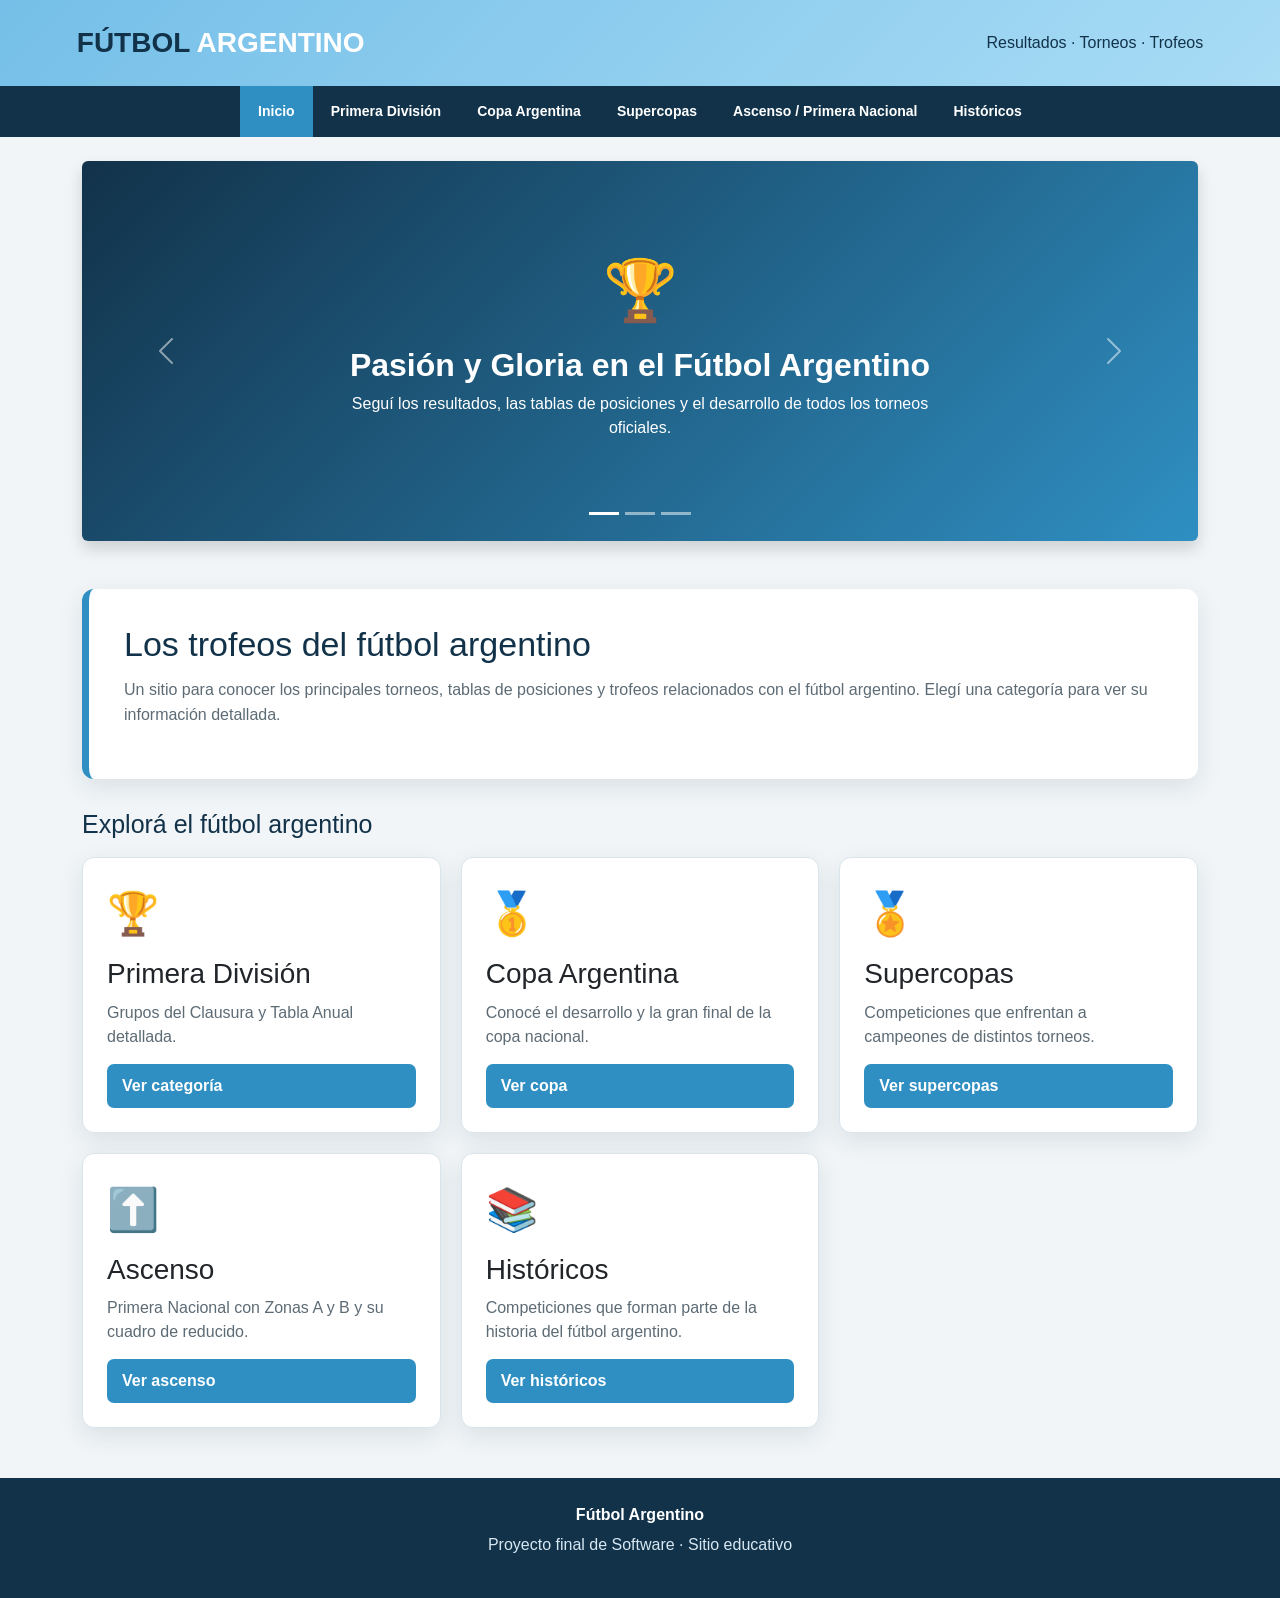
<file: index.html>
<!DOCTYPE html>
<html lang="es">
<head>
    <meta charset="UTF-8">
    <meta name="viewport" content="width=device-width, initial-scale=1.0">
    <title>Fútbol Argentino | Inicio</title>
    <!-- Bootstrap CSS (Solo en el index) -->
    <link href="https://cdn.jsdelivr.net/npm/bootstrap@5.3.3/dist/css/bootstrap.min.css" rel="stylesheet">
    <link rel="stylesheet" href="estilos.css">
    <style>
        /* Estilos propios para asegurar que el carrusel luzca genial sin depender de fotos externas */
        .slide-bg-1 { background: linear-gradient(135deg, #12324a, #2f8fc2); color: white; height: 380px; display: flex; align-items: center; justify-content: center; flex-direction: column; text-align: center; padding: 20px; }
        .slide-bg-2 { background: linear-gradient(135deg, #2f8fc2, #75bfe8); color: #12324a; height: 380px; display: flex; align-items: center; justify-content: center; flex-direction: column; text-align: center; padding: 20px; }
        .slide-bg-3 { background: linear-gradient(135deg, #12324a, #0b1f2d); color: white; height: 380px; display: flex; align-items: center; justify-content: center; flex-direction: column; text-align: center; padding: 20px; }
    </style>
</head>
<body>
<header>
    <div class="header-contenido">
        <div class="logo">FÚTBOL <span>ARGENTINO</span></div>
        <div>Resultados · Torneos · Trofeos</div>
    </div>
</header>

<!-- MENÚ DE NAVEGACIÓN -->
<nav>
    <div class="nav-contenido">
        <a class="activo" href="index.html">Inicio</a>
        <a href="primera.html">Primera División</a>
        <a href="copas.html">Copa Argentina</a>
        <a href="supercopas.html">Supercopas</a>
        <a href="ascenso.html">Ascenso / Primera Nacional</a>
        <a href="historicos.html">Históricos</a>
    </div>
</nav>

<main class="container my-4">
    <!-- CARRUSEL DE BOOTSTRAP -->
    <div id="carruselCampeones" class="carousel slide mb-5 shadow rounded overflow-hidden" data-bs-ride="carousel">
        <div class="carousel-indicators">
            <button type="button" data-bs-target="#carruselCampeones" data-bs-slide-to="0" class="active" aria-current="true" aria-label="Slide 1"></button>
            <button type="button" data-bs-target="#carruselCampeones" data-bs-slide-to="1" aria-label="Slide 2"></button>
            <button type="button" data-bs-target="#carruselCampeones" data-bs-slide-to="2" aria-label="Slide 3"></button>
        </div>
        <div class="carousel-inner">
            <!-- Slide 1 -->
            <div class="carousel-item active">
                <div class="slide-bg-1">
                    <div style="font-size: 60px; margin-bottom: 10px;">🏆</div>
                    <h2 style="font-weight: 800; font-size: 32px;">Pasión y Gloria en el Fútbol Argentino</h2>
                    <p style="font-size: 16px; max-width: 600px;">Seguí los resultados, las tablas de posiciones y el desarrollo de todos los torneos oficiales.</p>
                </div>
            </div>
            <!-- Slide 2 -->
            <div class="carousel-item">
                <div class="slide-bg-2">
                    <div style="font-size: 60px; margin-bottom: 10px;">⚽</div>
                    <h2 style="font-weight: 800; font-size: 32px; color: #12324a;">Torneo Clausura y Tabla Anual</h2>
                    <p style="font-size: 16px; max-width: 600px; color: #12324a;">Toda la emoción de la Primera División con formato actualizado estilo Promiedos.</p>
                </div>
            </div>
            <!-- Slide 3 -->
            <div class="carousel-item">
                <div class="slide-bg-3">
                    <div style="font-size: 60px; margin-bottom: 10px;">📈</div>
                    <h2 style="font-weight: 800; font-size: 32px;">Ascenso y Categorías Oficiales</h2>
                    <p style="font-size: 16px; max-width: 600px;">Conocé los detalles de la Primera Nacional con sus zonas A y B y los playoffs.</p>
                </div>
            </div>
        </div>
        <button class="carousel-control-prev" type="button" data-bs-target="#carruselCampeones" data-bs-slide="prev">
            <span class="carousel-control-prev-icon" aria-hidden="true"></span>
            <span class="visually-hidden">Anterior</span>
        </button>
        <button class="carousel-control-next" type="button" data-bs-target="#carruselCampeones" data-bs-slide="next">
            <span class="carousel-control-next-icon" aria-hidden="true"></span>
            <span class="visually-hidden">Siguiente</span>
        </button>
    </div>

    <section class="hero">
        <h1>Los trofeos del fútbol argentino</h1>
        <p>
            Un sitio para conocer los principales torneos, tablas de posiciones y trofeos relacionados
            con el fútbol argentino. Elegí una categoría para ver su información detallada.
        </p>
    </section>

    <div class="titulo-seccion">
        <h2>Explorá el fútbol argentino</h2>
    </div>

    <section class="grid">
        <article class="card">
            <div class="icono">🏆</div>
            <h3>Primera División</h3>
            <p>Grupos del Clausura y Tabla Anual detallada.</p>
            <a class="boton" href="primera.html">Ver categoría</a>
        </article>

        <article class="card">
            <div class="icono">🥇</div>
            <h3>Copa Argentina</h3>
            <p>Conocé el desarrollo y la gran final de la copa nacional.</p>
            <a class="boton" href="copas.html">Ver copa</a>
        </article>

        <article class="card">
            <div class="icono">🏅</div>
            <h3>Supercopas</h3>
            <p>Competiciones que enfrentan a campeones de distintos torneos.</p>
            <a class="boton" href="supercopas.html">Ver supercopas</a>
        </article>

        <article class="card">
            <div class="icono">⬆️</div>
            <h3>Ascenso</h3>
            <p>Primera Nacional con Zonas A y B y su cuadro de reducido.</p>
            <a class="boton" href="ascenso.html">Ver ascenso</a>
        </article>

        <article class="card">
            <div class="icono">📚</div>
            <h3>Históricos</h3>
            <p>Competiciones que forman parte de la historia del fútbol argentino.</p>
            <a class="boton" href="historicos.html">Ver históricos</a>
        </article>
    </section>
</main>

<footer>
    <strong>Fútbol Argentino</strong>
    <p>Proyecto final de Software · Sitio educativo</p>
</footer>

<!-- Bootstrap JS Bundle (Solo en el index) -->
<script src="https://cdn.jsdelivr.net/npm/bootstrap@5.3.3/dist/js/bootstrap.bundle.min.js"></script>
</body>
</html>
</file>
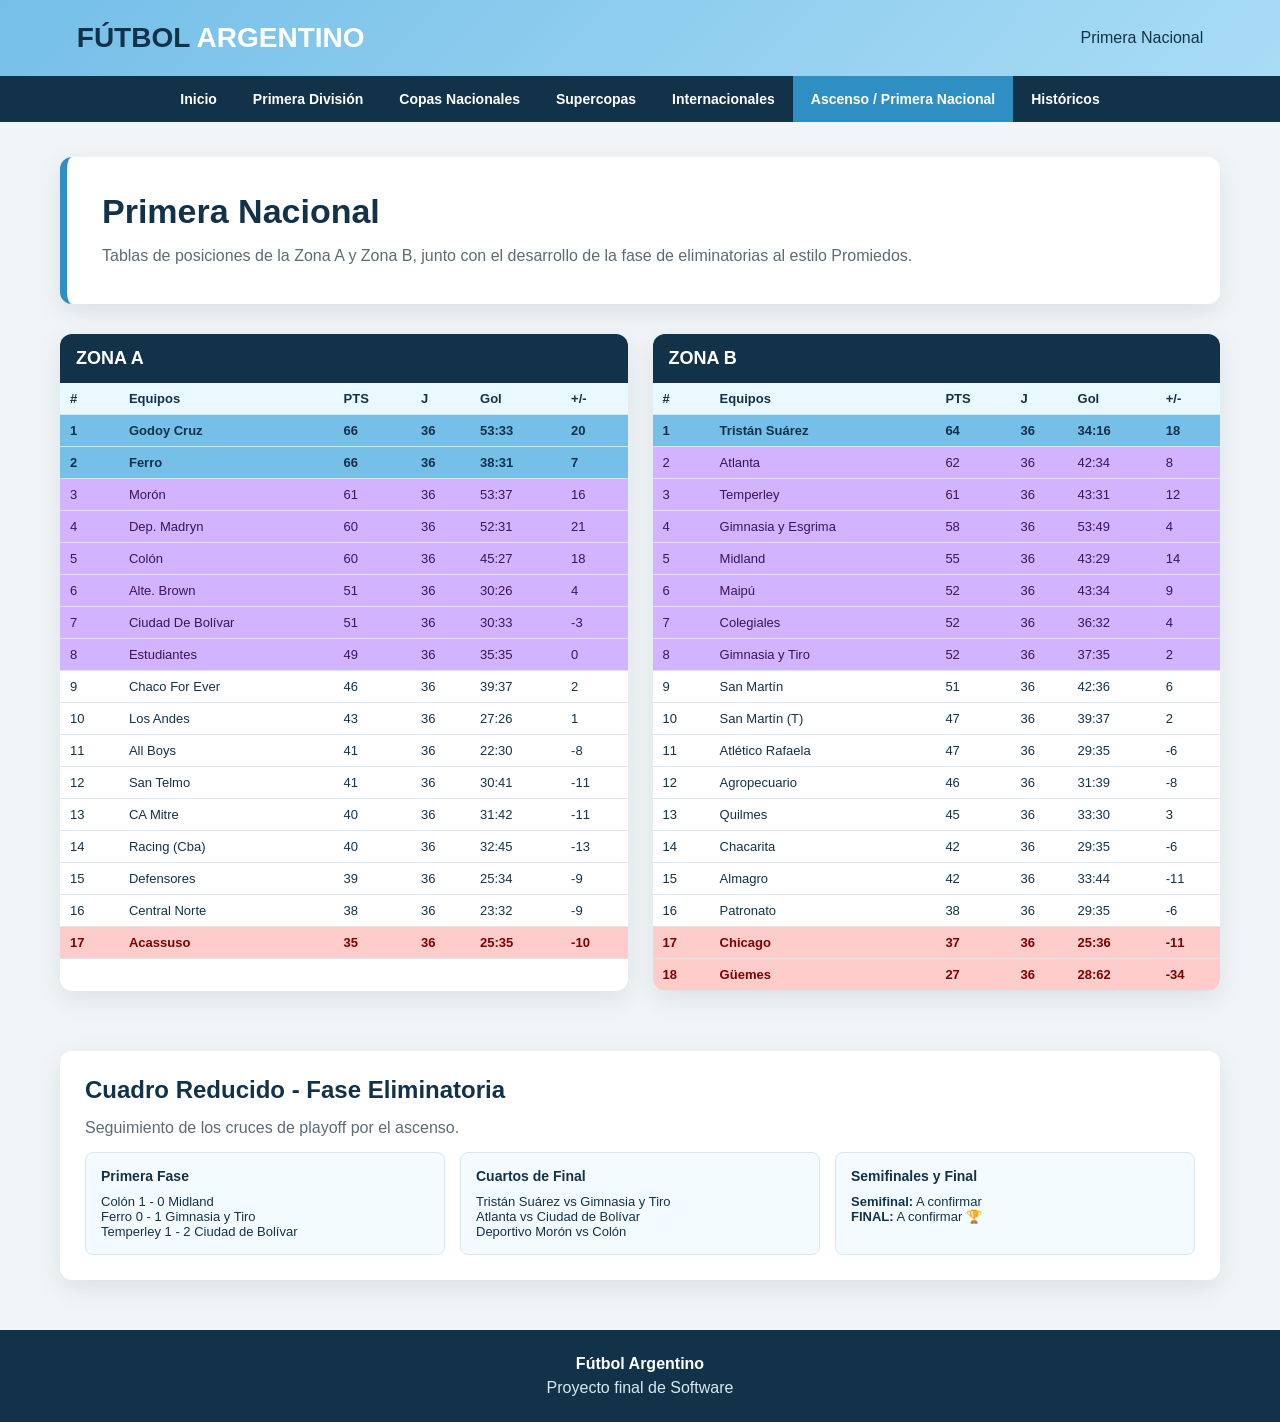
<file: ascenso.html>
<!DOCTYPE html>
<html lang="es">
<head>
    <meta charset="UTF-8">
    <meta name="viewport" content="width=device-width, initial-scale=1.0">
    <title>Fútbol Argentino | Primera Nacional</title>
    <link rel="stylesheet" href="estilos.css">
    <style>
        /* Estilos específicos para las tablas de posiciones y cuadros tipo Promiedos */
        .tablas-container {
            display: grid;
            grid-template-columns: 1fr 1fr;
            gap: 25px;
            margin-bottom: 40px;
        }
        @media (max-width: 1000px) {
            .tablas-container {
                grid-template-columns: 1fr;
            }
        }
        .tabla-promiedos {
            background: white;
            border-radius: 12px;
            box-shadow: var(--sombra);
            overflow: hidden;
            margin-bottom: 20px;
        }
        .tabla-promiedos h3 {
            background: var(--azul);
            color: white;
            padding: 14px 16px;
            font-size: 18px;
            margin: 0;
        }
        .tabla-promiedos table {
            width: 100%;
            border-collapse: collapse;
            font-size: 13px;
        }
        .tabla-promiedos th, .tabla-promiedos td {
            padding: 8px 10px;
            text-align: left;
            border-bottom: 1px solid var(--borde);
        }
        .tabla-promiedos th {
            background: #eaf8ff;
            color: var(--azul);
            font-weight: bold;
        }
        /* Referencias de colores de posiciones */
        .pos-final { background-color: #75bfe8 !important; color: var(--azul); font-weight: bold; }
        .pos-playoff { background-color: #d1b3ff !important; color: #3b145a; }
        .pos-descenso { background-color: #ffcccc !important; color: #800000; font-weight: bold; }
        
        .seccion-cuadro {
            background: white;
            padding: 25px;
            border-radius: 12px;
            box-shadow: var(--sombra);
            margin-bottom: 30px;
        }
        .seccion-cuadro h2 {
            margin-bottom: 15px;
            color: var(--azul);
        }
    </style>
</head>
<body>
<header>
    <div class="header-contenido">
        <div class="logo">FÚTBOL <span>ARGENTINO</span></div>
        <div>Primera Nacional</div>
    </div>
</header>
<nav><div class="nav-contenido">
<a href="index.html">Inicio</a>
<a href="primera.html">Primera División</a>
<a href="copas.html">Copas Nacionales</a>
<a href="supercopas.html">Supercopas</a>
<a href="internacionales.html">Internacionales</a>
<a class="activo" href="ascenso.html">Ascenso / Primera Nacional</a>
<a href="historicos.html">Históricos</a>
</div></nav>
<main>
<section class="hero">
    <h1>Primera Nacional</h1>
    <p>Tablas de posiciones de la Zona A y Zona B, junto con el desarrollo de la fase de eliminatorias al estilo Promiedos.</p>
</section>

<!-- ZONA A Y ZONA B -->
<div class="tablas-container">
    <!-- ZONA A -->
    <div class="tabla-promiedos">
        <h3>ZONA A</h3>
        <table>
            <thead>
                <tr>
                    <th>#</th>
                    <th>Equipos</th>
                    <th>PTS</th>
                    <th>J</th>
                    <th>Gol</th>
                    <th>+/-</th>
                </tr>
            </thead>
            <tbody>
                <tr class="pos-final"><td>1</td><td>Godoy Cruz</td><td>66</td><td>36</td><td>53:33</td><td>20</td></tr>
                <tr class="pos-final"><td>2</td><td>Ferro</td><td>66</td><td>36</td><td>38:31</td><td>7</td></tr>
                <tr class="pos-playoff"><td>3</td><td>Morón</td><td>61</td><td>36</td><td>53:37</td><td>16</td></tr>
                <tr class="pos-playoff"><td>4</td><td>Dep. Madryn</td><td>60</td><td>36</td><td>52:31</td><td>21</td></tr>
                <tr class="pos-playoff"><td>5</td><td>Colón</td><td>60</td><td>36</td><td>45:27</td><td>18</td></tr>
                <tr class="pos-playoff"><td>6</td><td>Alte. Brown</td><td>51</td><td>36</td><td>30:26</td><td>4</td></tr>
                <tr class="pos-playoff"><td>7</td><td>Ciudad De Bolívar</td><td>51</td><td>36</td><td>30:33</td><td>-3</td></tr>
                <tr class="pos-playoff"><td>8</td><td>Estudiantes</td><td>49</td><td>36</td><td>35:35</td><td>0</td></tr>
                <tr><td>9</td><td>Chaco For Ever</td><td>46</td><td>36</td><td>39:37</td><td>2</td></tr>
                <tr><td>10</td><td>Los Andes</td><td>43</td><td>36</td><td>27:26</td><td>1</td></tr>
                <tr><td>11</td><td>All Boys</td><td>41</td><td>36</td><td>22:30</td><td>-8</td></tr>
                <tr><td>12</td><td>San Telmo</td><td>41</td><td>36</td><td>30:41</td><td>-11</td></tr>
                <tr><td>13</td><td>CA Mitre</td><td>40</td><td>36</td><td>31:42</td><td>-11</td></tr>
                <tr><td>14</td><td>Racing (Cba)</td><td>40</td><td>36</td><td>32:45</td><td>-13</td></tr>
                <tr><td>15</td><td>Defensores</td><td>39</td><td>36</td><td>25:34</td><td>-9</td></tr>
                <tr><td>16</td><td>Central Norte</td><td>38</td><td>36</td><td>23:32</td><td>-9</td></tr>
                <tr class="pos-descenso"><td>17</td><td>Acassuso</td><td>35</td><td>36</td><td>25:35</td><td>-10</td></tr>
            </tbody>
        </table>
    </div>

    <!-- ZONA B -->
    <div class="tabla-promiedos">
        <h3>ZONA B</h3>
        <table>
            <thead>
                <tr>
                    <th>#</th>
                    <th>Equipos</th>
                    <th>PTS</th>
                    <th>J</th>
                    <th>Gol</th>
                    <th>+/-</th>
                </tr>
            </thead>
            <tbody>
                <tr class="pos-final"><td>1</td><td>Tristán Suárez</td><td>64</td><td>36</td><td>34:16</td><td>18</td></tr>
                <tr class="pos-playoff"><td>2</td><td>Atlanta</td><td>62</td><td>36</td><td>42:34</td><td>8</td></tr>
                <tr class="pos-playoff"><td>3</td><td>Temperley</td><td>61</td><td>36</td><td>43:31</td><td>12</td></tr>
                <tr class="pos-playoff"><td>4</td><td>Gimnasia y Esgrima</td><td>58</td><td>36</td><td>53:49</td><td>4</td></tr>
                <tr class="pos-playoff"><td>5</td><td>Midland</td><td>55</td><td>36</td><td>43:29</td><td>14</td></tr>
                <tr class="pos-playoff"><td>6</td><td>Maipú</td><td>52</td><td>36</td><td>43:34</td><td>9</td></tr>
                <tr class="pos-playoff"><td>7</td><td>Colegiales</td><td>52</td><td>36</td><td>36:32</td><td>4</td></tr>
                <tr class="pos-playoff"><td>8</td><td>Gimnasia y Tiro</td><td>52</td><td>36</td><td>37:35</td><td>2</td></tr>
                <tr><td>9</td><td>San Martín</td><td>51</td><td>36</td><td>42:36</td><td>6</td></tr>
                <tr><td>10</td><td>San Martín (T)</td><td>47</td><td>36</td><td>39:37</td><td>2</td></tr>
                <tr><td>11</td><td>Atlético Rafaela</td><td>47</td><td>36</td><td>29:35</td><td>-6</td></tr>
                <tr><td>12</td><td>Agropecuario</td><td>46</td><td>36</td><td>31:39</td><td>-8</td></tr>
                <tr><td>13</td><td>Quilmes</td><td>45</td><td>36</td><td>33:30</td><td>3</td></tr>
                <tr><td>14</td><td>Chacarita</td><td>42</td><td>36</td><td>29:35</td><td>-6</td></tr>
                <tr><td>15</td><td>Almagro</td><td>42</td><td>36</td><td>33:44</td><td>-11</td></tr>
                <tr><td>16</td><td>Patronato</td><td>38</td><td>36</td><td>29:35</td><td>-6</td></tr>
                <tr class="pos-descenso"><td>17</td><td>Chicago</td><td>37</td><td>36</td><td>25:36</td><td>-11</td></tr>
                <tr class="pos-descenso"><td>18</td><td>Güemes</td><td>27</td><td>36</td><td>28:62</td><td>-34</td></tr>
            </tbody>
        </table>
    </div>
</div>

<!-- CUADRO REDUCIDO / FASE ELIMINATORIA -->
<section class="seccion-cuadro">
    <h2>Cuadro Reducido - Fase Eliminatoria</h2>
    <p style="color: var(--gris-texto); margin-bottom: 15px;">Seguimiento de los cruces de playoff por el ascenso.</p>
    <div style="display: grid; grid-template-columns: repeat(auto-fit, minmax(220px, 1fr)); gap: 15px;">
        <div style="background: #f4fbff; padding: 15px; border-radius: 8px; border: 1px solid var(--borde);">
            <h4 style="font-size: 14px; color: var(--azul); margin-bottom: 10px;">Primera Fase</h4>
            <p style="font-size: 13px;">Colón 1 - 0 Midland</p>
            <p style="font-size: 13px;">Ferro 0 - 1 Gimnasia y Tiro</p>
            <p style="font-size: 13px;">Temperley 1 - 2 Ciudad de Bolívar</p>
        </div>
        <div style="background: #f4fbff; padding: 15px; border-radius: 8px; border: 1px solid var(--borde);">
            <h4 style="font-size: 14px; color: var(--azul); margin-bottom: 10px;">Cuartos de Final</h4>
            <p style="font-size: 13px;">Tristán Suárez vs Gimnasia y Tiro</p>
            <p style="font-size: 13px;">Atlanta vs Ciudad de Bolívar</p>
            <p style="font-size: 13px;">Deportivo Morón vs Colón</p>
        </div>
        <div style="background: #f4fbff; padding: 15px; border-radius: 8px; border: 1px solid var(--borde);">
            <h4 style="font-size: 14px; color: var(--azul); margin-bottom: 10px;">Semifinales y Final</h4>
            <p style="font-size: 13px;"><strong>Semifinal:</strong> A confirmar</p>
            <p style="font-size: 13px;"><strong>FINAL:</strong> A confirmar 🏆</p>
        </div>
    </div>
</section>

</main>
<footer><strong>Fútbol Argentino</strong><p>Proyecto final de Software</p></footer>
</body>
</html>
</file>
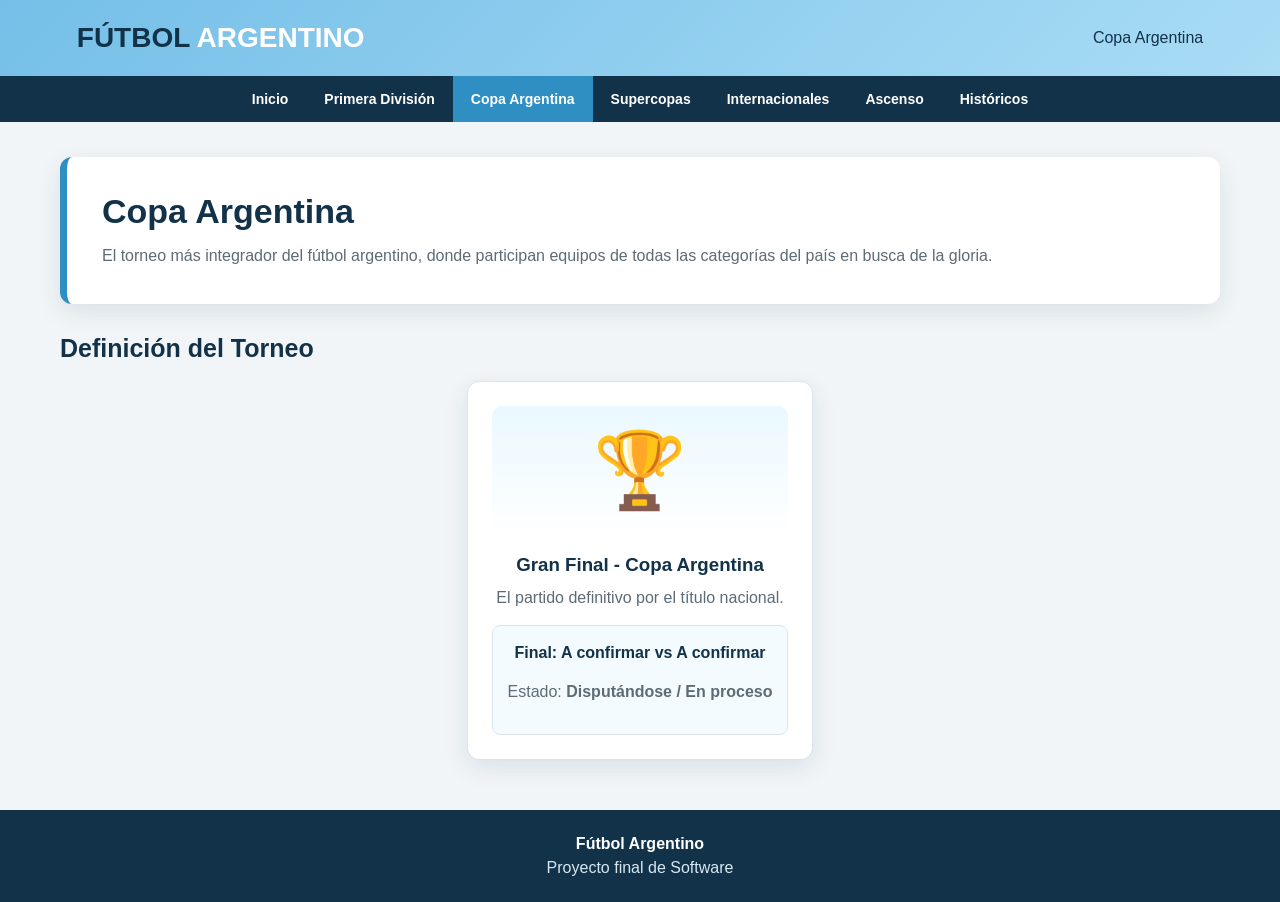
<file: copas.html>
<!DOCTYPE html>
<html lang="es">
<head>
    <meta charset="UTF-8">
    <meta name="viewport" content="width=device-width, initial-scale=1.0">
    <title>Fútbol Argentino | Copa Argentina</title>
    <link rel="stylesheet" href="estilos.css">
</head>
<body>
<header><div class="header-contenido"><div class="logo">FÚTBOL <span>ARGENTINO</span></div><div>Copa Argentina</div></div></header>
<nav><div class="nav-contenido">
<a href="index.html">Inicio</a>
<a href="primera.html">Primera División</a>
<a class="activo" href="copas.html">Copa Argentina</a>
<a href="supercopas.html">Supercopas</a>
<a href="internacionales.html">Internacionales</a>
<a href="ascenso.html">Ascenso</a>
<a href="historicos.html">Históricos</a>
</div></nav>
<main>
<section class="hero">
    <h1>Copa Argentina</h1>
    <p>El torneo más integrador del fútbol argentino, donde participan equipos de todas las categorías del país en busca de la gloria.</p>
</section>

<div class="titulo-seccion">
    <h2>Definición del Torneo</h2>
</div>

<section class="grid" style="grid-template-columns: 1fr;">
    <article class="card trofeo" style="max-width: 600px; margin: 0 auto;">
        <div class="copa">🏆</div>
        <h3>Gran Final - Copa Argentina</h3>
        <p>El partido definitivo por el título nacional.</p>
        <div style="background: #f4fbff; padding: 15px; border-radius: 8px; margin-top: 15px; border: 1px solid var(--borde);">
            <p style="font-size: 16px; font-weight: bold; color: var(--azul);">Final: A confirmar vs A confirmar</p>
            <p style="color: var(--gris-texto); margin-top: 5px;">Estado: <strong>Disputándose / En proceso</strong></p>
        </div>
    </article>
</section>
</main>
<footer><strong>Fútbol Argentino</strong><p>Proyecto final de Software</p></footer>
</body>
</html>
</file>
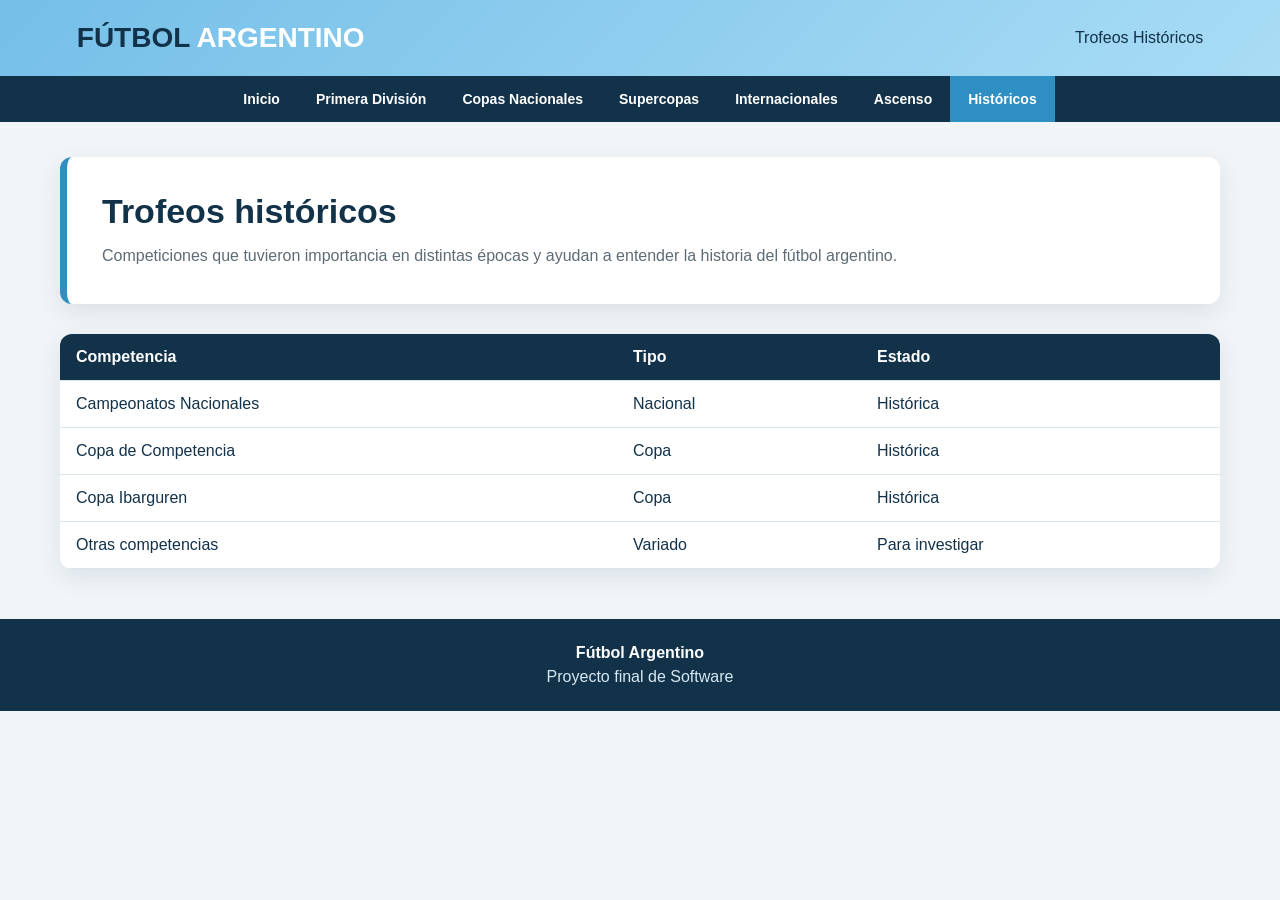
<file: historicos.html>
<!DOCTYPE html>
<html lang="es">
<head><meta charset="UTF-8"><meta name="viewport" content="width=device-width, initial-scale=1.0"><title>Fútbol Argentino | Históricos</title><link rel="stylesheet" href="estilos.css"></head>
<body>
<header><div class="header-contenido"><div class="logo">FÚTBOL <span>ARGENTINO</span></div><div>Trofeos Históricos</div></div></header>
<nav><div class="nav-contenido">
<a href="index.html">Inicio</a><a href="primera.html">Primera División</a><a href="copas.html">Copas Nacionales</a><a href="supercopas.html">Supercopas</a><a href="internacionales.html">Internacionales</a><a href="ascenso.html">Ascenso</a><a class="activo" href="historicos.html">Históricos</a>
</div></nav>
<main>
<section class="hero"><h1>Trofeos históricos</h1><p>Competiciones que tuvieron importancia en distintas épocas y ayudan a entender la historia del fútbol argentino.</p></section>

<div class="tabla-contenedor">
<table>
<thead><tr><th>Competencia</th><th>Tipo</th><th>Estado</th></tr></thead>
<tbody>
<tr><td>Campeonatos Nacionales</td><td>Nacional</td><td>Histórica</td></tr>
<tr><td>Copa de Competencia</td><td>Copa</td><td>Histórica</td></tr>
<tr><td>Copa Ibarguren</td><td>Copa</td><td>Histórica</td></tr>
<tr><td>Otras competencias</td><td>Variado</td><td>Para investigar</td></tr>
</tbody>
</table>
</div>
</main>
<footer><strong>Fútbol Argentino</strong><p>Proyecto final de Software</p></footer>
</body>
</html>
</file>
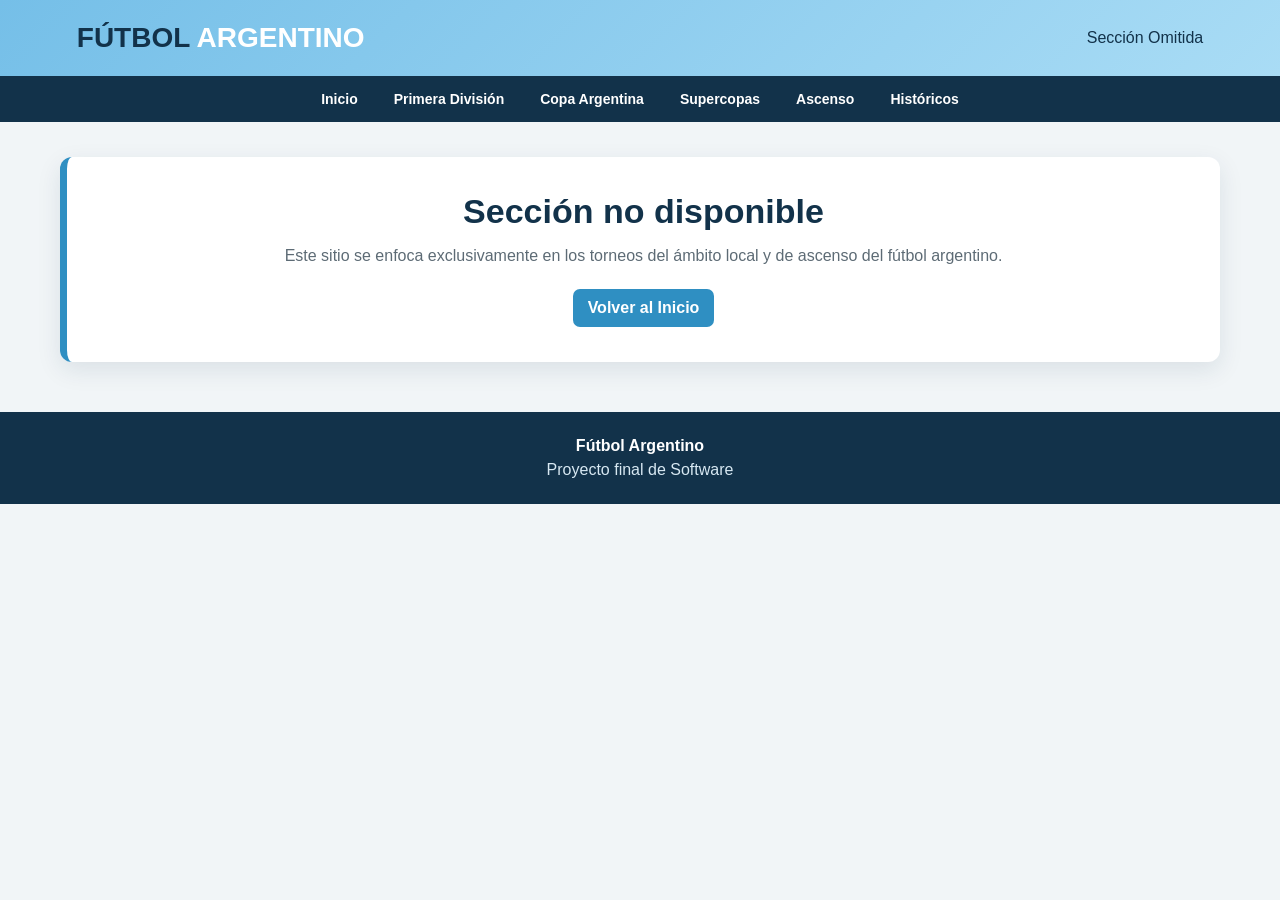
<file: internacionales.html>
<!DOCTYPE html>
<html lang="es">
<head>
    <meta charset="UTF-8">
    <meta name="viewport" content="width=device-width, initial-scale=1.0">
    <title>Fútbol Argentino | Internacionales</title>
    <link rel="stylesheet" href="estilos.css">
</head>
<body>
<header><div class="header-contenido"><div class="logo">FÚTBOL <span>ARGENTINO</span></div><div>Sección Omitida</div></div></header>
<nav><div class="nav-contenido">
<a href="index.html">Inicio</a>
<a href="primera.html">Primera División</a>
<a href="copas.html">Copa Argentina</a>
<a href="supercopas.html">Supercopas</a>
<a href="ascenso.html">Ascenso</a>
<a href="historicos.html">Históricos</a>
</div></nav>
<main>
<section class="hero" style="text-align: center;">
    <h1>Sección no disponible</h1>
    <p>Este sitio se enfoca exclusivamente en los torneos del ámbito local y de ascenso del fútbol argentino.</p>
    <a class="boton" href="index.html" style="margin-top: 20px; display: inline-block;">Volver al Inicio</a>
</section>
</main>
<footer><strong>Fútbol Argentino</strong><p>Proyecto final de Software</p></footer>
</body>
</html>
</file>
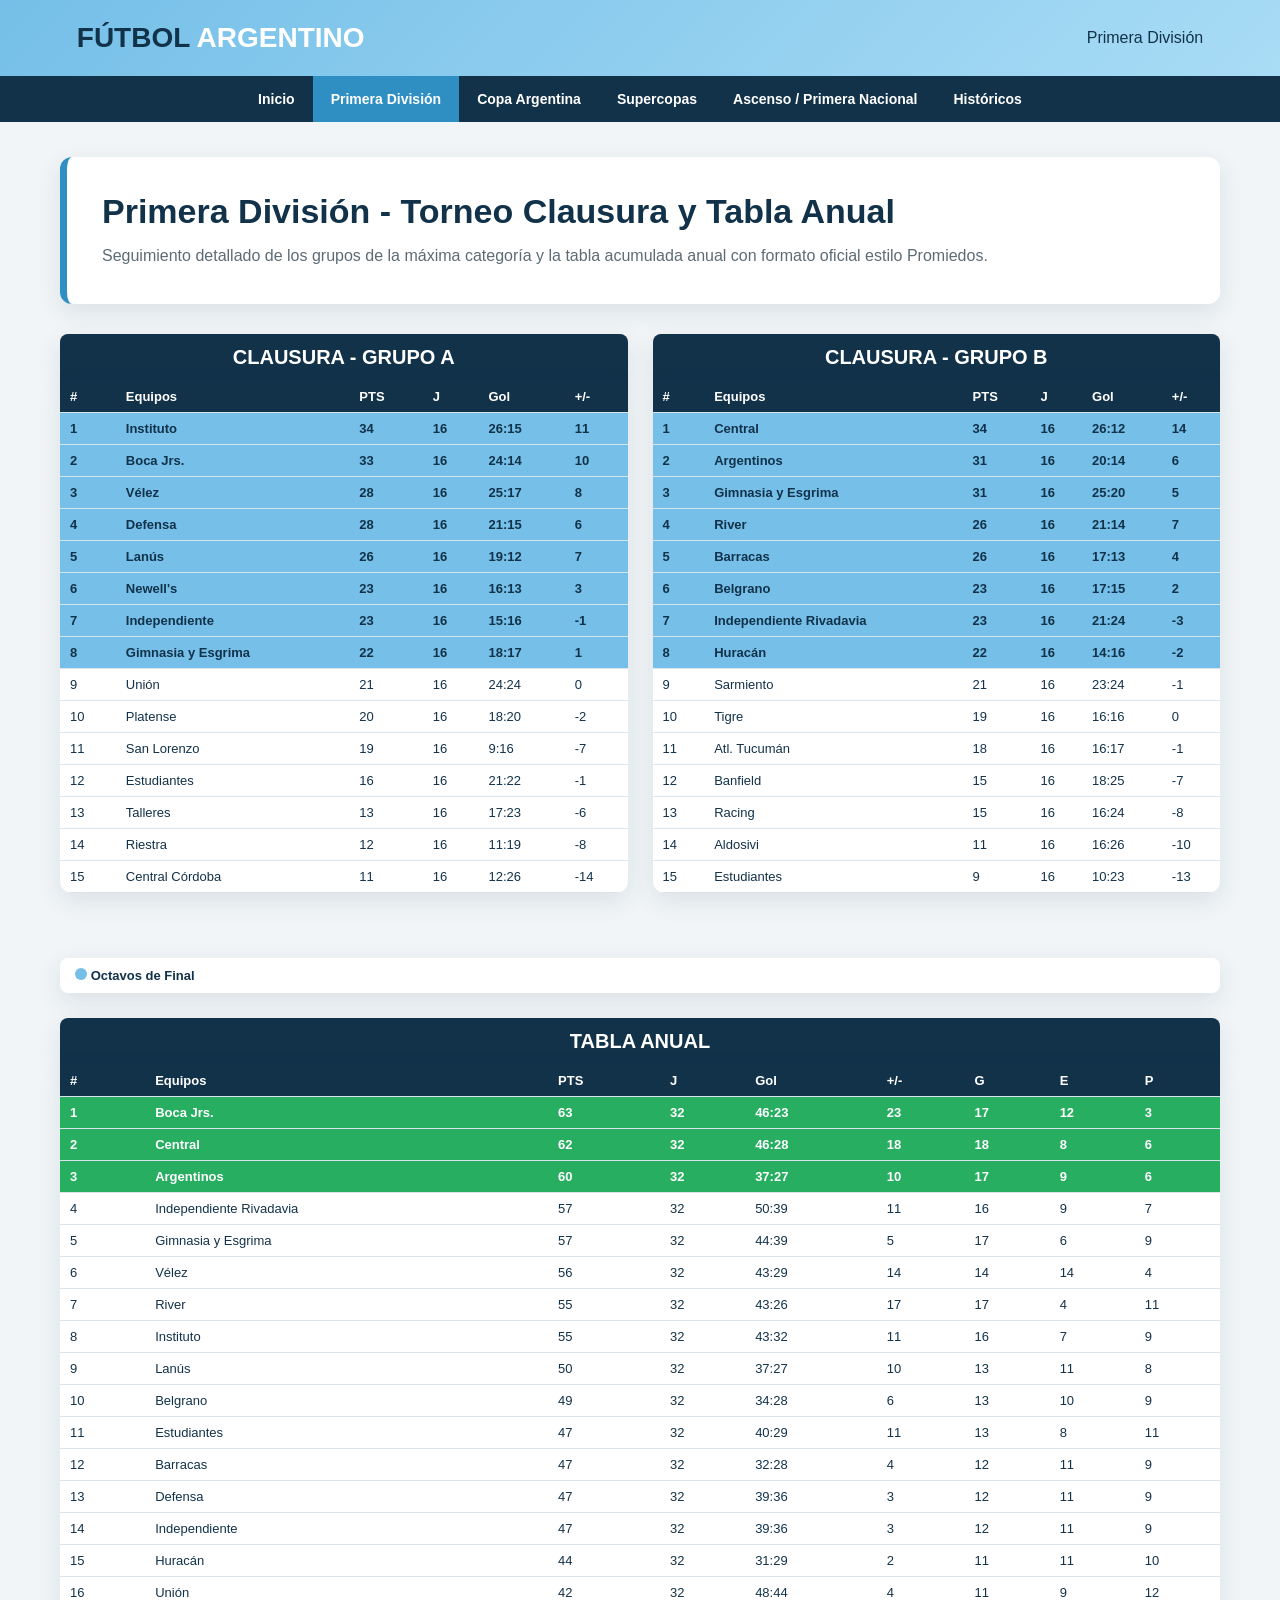
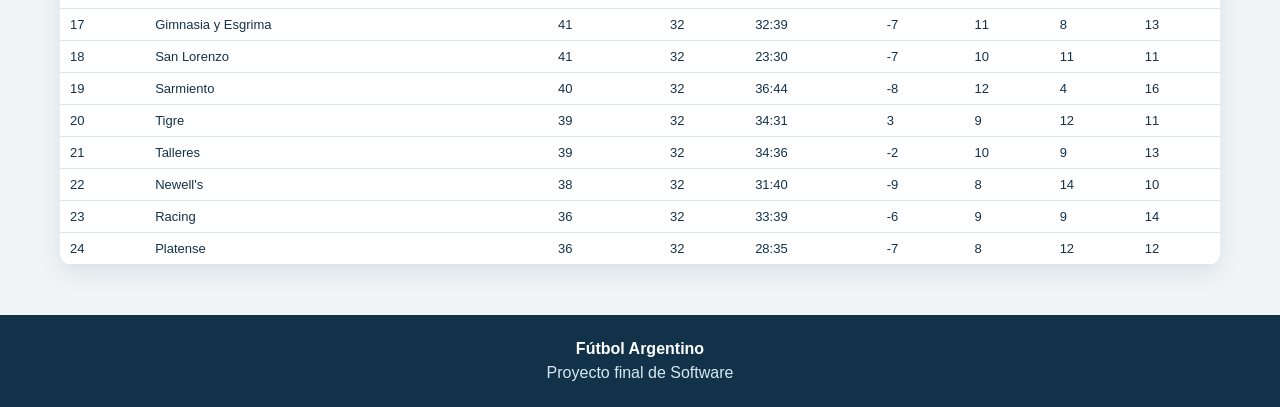
<file: primera.html>
<!DOCTYPE html>
<html lang="es">
<head>
    <meta charset="UTF-8">
    <meta name="viewport" content="width=device-width, initial-scale=1.0">
    <title>Fútbol Argentino | Primera División</title>
    <link rel="stylesheet" href="estilos.css">
    <style>
        /* Estilos específicos basados en el formato Promiedos de las imágenes */
        .seccion-titulo-promiedos {
            background-color: var(--azul);
            color: white;
            text-align: center;
            padding: 12px;
            font-size: 20px;
            font-weight: bold;
            border-radius: 8px 8px 0 0;
            margin-bottom: 0;
            box-shadow: var(--sombra);
        }
        
        .tablas-container {
            display: grid;
            grid-template-columns: 1fr 1fr;
            gap: 25px;
            margin-bottom: 35px;
        }
        @media (max-width: 1000px) {
            .tablas-container {
                grid-template-columns: 1fr;
            }
        }

        .tabla-promiedos {
            background: white;
            border-radius: 0 0 12px 12px;
            box-shadow: var(--sombra);
            overflow: hidden;
            margin-bottom: 30px;
        }
        
        .tabla-promiedos table {
            width: 100%;
            border-collapse: collapse;
            font-size: 13px;
        }
        
        .tabla-promiedos th, .tabla-promiedos td {
            padding: 8px 10px;
            text-align: left;
            border-bottom: 1px solid var(--borde);
        }
        
        .tabla-promiedos th {
            background: #12324a;
            color: white;
            font-weight: bold;
        }

        /* Colores de referencia de posiciones según capturas */
        .pos-octavos { background-color: var(--celeste) !important; color: var(--azul); font-weight: bold; }
        .pos-libertadores { background-color: #27ae60 !important; color: white; font-weight: bold; }

        .referencias {
            display: flex;
            align-items: center;
            gap: 15px;
            padding: 10px 15px;
            background: white;
            border-radius: 8px;
            box-shadow: var(--sombra);
            margin-bottom: 25px;
            font-size: 13px;
        }
        .punto-ref {
            width: 12px;
            height: 12px;
            border-radius: 50%;
            display: inline-block;
        }
    </style>
</head>
<body>
<header>
    <div class="header-contenido">
        <div class="logo">FÚTBOL <span>ARGENTINO</span></div>
        <div>Primera División</div>
    </div>
</header>

<nav>
    <div class="nav-contenido">
        <a href="index.html">Inicio</a>
        <a class="activo" href="primera.html">Primera División</a>
        <a href="copas.html">Copa Argentina</a>
        <a href="supercopas.html">Supercopas</a>
        <a href="ascenso.html">Ascenso / Primera Nacional</a>
        <a href="historicos.html">Históricos</a>
    </div>
</nav>

<main>
    <section class="hero">
        <h1>Primera División - Torneo Clausura y Tabla Anual</h1>
        <p>Seguimiento detallado de los grupos de la máxima categoría y la tabla acumulada anual con formato oficial estilo Promiedos.</p>
    </section>

    <!-- GRUPO A Y GRUPO B LADO A LADO -->
    <div class="tablas-container">
        
        <!-- GRUPO A -->
        <div>
            <div class="seccion-titulo-promiedos">CLAUSURA - GRUPO A</div>
            <div class="tabla-promiedos">
                <table>
                    <thead>
                        <tr>
                            <th>#</th>
                            <th>Equipos</th>
                            <th>PTS</th>
                            <th>J</th>
                            <th>Gol</th>
                            <th>+/-</th>
                        </tr>
                    </thead>
                    <tbody>
                        <tr class="pos-octavos"><td>1</td><td>Instituto</td><td>34</td><td>16</td><td>26:15</td><td>11</td></tr>
                        <tr class="pos-octavos"><td>2</td><td>Boca Jrs.</td><td>33</td><td>16</td><td>24:14</td><td>10</td></tr>
                        <tr class="pos-octavos"><td>3</td><td>Vélez</td><td>28</td><td>16</td><td>25:17</td><td>8</td></tr>
                        <tr class="pos-octavos"><td>4</td><td>Defensa</td><td>28</td><td>16</td><td>21:15</td><td>6</td></tr>
                        <tr class="pos-octavos"><td>5</td><td>Lanús</td><td>26</td><td>16</td><td>19:12</td><td>7</td></tr>
                        <tr class="pos-octavos"><td>6</td><td>Newell's</td><td>23</td><td>16</td><td>16:13</td><td>3</td></tr>
                        <tr class="pos-octavos"><td>7</td><td>Independiente</td><td>23</td><td>16</td><td>15:16</td><td>-1</td></tr>
                        <tr class="pos-octavos"><td>8</td><td>Gimnasia y Esgrima</td><td>22</td><td>16</td><td>18:17</td><td>1</td></tr>
                        <tr><td>9</td><td>Unión</td><td>21</td><td>16</td><td>24:24</td><td>0</td></tr>
                        <tr><td>10</td><td>Platense</td><td>20</td><td>16</td><td>18:20</td><td>-2</td></tr>
                        <tr><td>11</td><td>San Lorenzo</td><td>19</td><td>16</td><td>9:16</td><td>-7</td></tr>
                        <tr><td>12</td><td>Estudiantes</td><td>16</td><td>16</td><td>21:22</td><td>-1</td></tr>
                        <tr><td>13</td><td>Talleres</td><td>13</td><td>16</td><td>17:23</td><td>-6</td></tr>
                        <tr><td>14</td><td>Riestra</td><td>12</td><td>16</td><td>11:19</td><td>-8</td></tr>
                        <tr><td>15</td><td>Central Córdoba</td><td>11</td><td>16</td><td>12:26</td><td>-14</td></tr>
                    </tbody>
                </table>
            </div>
        </div>

        <!-- GRUPO B -->
        <div>
            <div class="seccion-titulo-promiedos">CLAUSURA - GRUPO B</div>
            <div class="tabla-promiedos">
                <table>
                    <thead>
                        <tr>
                            <th>#</th>
                            <th>Equipos</th>
                            <th>PTS</th>
                            <th>J</th>
                            <th>Gol</th>
                            <th>+/-</th>
                        </tr>
                    </thead>
                    <tbody>
                        <tr class="pos-octavos"><td>1</td><td>Central</td><td>34</td><td>16</td><td>26:12</td><td>14</td></tr>
                        <tr class="pos-octavos"><td>2</td><td>Argentinos</td><td>31</td><td>16</td><td>20:14</td><td>6</td></tr>
                        <tr class="pos-octavos"><td>3</td><td>Gimnasia y Esgrima</td><td>31</td><td>16</td><td>25:20</td><td>5</td></tr>
                        <tr class="pos-octavos"><td>4</td><td>River</td><td>26</td><td>16</td><td>21:14</td><td>7</td></tr>
                        <tr class="pos-octavos"><td>5</td><td>Barracas</td><td>26</td><td>16</td><td>17:13</td><td>4</td></tr>
                        <tr class="pos-octavos"><td>6</td><td>Belgrano</td><td>23</td><td>16</td><td>17:15</td><td>2</td></tr>
                        <tr class="pos-octavos"><td>7</td><td>Independiente Rivadavia</td><td>23</td><td>16</td><td>21:24</td><td>-3</td></tr>
                        <tr class="pos-octavos"><td>8</td><td>Huracán</td><td>22</td><td>16</td><td>14:16</td><td>-2</td></tr>
                        <tr><td>9</td><td>Sarmiento</td><td>21</td><td>16</td><td>23:24</td><td>-1</td></tr>
                        <tr><td>10</td><td>Tigre</td><td>19</td><td>16</td><td>16:16</td><td>0</td></tr>
                        <tr><td>11</td><td>Atl. Tucumán</td><td>18</td><td>16</td><td>16:17</td><td>-1</td></tr>
                        <tr><td>12</td><td>Banfield</td><td>15</td><td>16</td><td>18:25</td><td>-7</td></tr>
                        <tr><td>13</td><td>Racing</td><td>15</td><td>16</td><td>16:24</td><td>-8</td></tr>
                        <tr><td>14</td><td>Aldosivi</td><td>11</td><td>16</td><td>16:26</td><td>-10</td></tr>
                        <tr><td>15</td><td>Estudiantes</td><td>9</td><td>16</td><td>10:23</td><td>-13</td></tr>
                    </tbody>
                </table>
            </div>
        </div>

    </div>

    <!-- REFERENCIAS -->
    <div class="referencias">
        <div><span class="punto-ref" style="background: var(--celeste);"></span> <strong>Octavos de Final</strong></div>
    </div>

    <!-- TABLA ANUAL -->
    <div class="seccion-titulo-promiedos" style="border-radius: 8px 8px 0 0; margin-top: 20px;">TABLA ANUAL</div>
    <div class="tabla-promiedos" style="margin-bottom: 40px;">
        <table>
            <thead>
                <tr>
                    <th>#</th>
                    <th>Equipos</th>
                    <th>PTS</th>
                    <th>J</th>
                    <th>Gol</th>
                    <th>+/-</th>
                    <th>G</th>
                    <th>E</th>
                    <th>P</th>
                </tr>
            </thead>
            <tbody>
                <tr class="pos-libertadores"><td>1</td><td>Boca Jrs.</td><td>63</td><td>32</td><td>46:23</td><td>23</td><td>17</td><td>12</td><td>3</td></tr>
                <tr class="pos-libertadores"><td>2</td><td>Central</td><td>62</td><td>32</td><td>46:28</td><td>18</td><td>18</td><td>8</td><td>6</td></tr>
                <tr class="pos-libertadores"><td>3</td><td>Argentinos</td><td>60</td><td>32</td><td>37:27</td><td>10</td><td>17</td><td>9</td><td>6</td></tr>
                <tr><td>4</td><td>Independiente Rivadavia</td><td>57</td><td>32</td><td>50:39</td><td>11</td><td>16</td><td>9</td><td>7</td></tr>
                <tr><td>5</td><td>Gimnasia y Esgrima</td><td>57</td><td>32</td><td>44:39</td><td>5</td><td>17</td><td>6</td><td>9</td></tr>
                <tr><td>6</td><td>Vélez</td><td>56</td><td>32</td><td>43:29</td><td>14</td><td>14</td><td>14</td><td>4</td></tr>
                <tr><td>7</td><td>River</td><td>55</td><td>32</td><td>43:26</td><td>17</td><td>17</td><td>4</td><td>11</td></tr>
                <tr><td>8</td><td>Instituto</td><td>55</td><td>32</td><td>43:32</td><td>11</td><td>16</td><td>7</td><td>9</td></tr>
                <tr><td>9</td><td>Lanús</td><td>50</td><td>32</td><td>37:27</td><td>10</td><td>13</td><td>11</td><td>8</td></tr>
                <tr><td>10</td><td>Belgrano</td><td>49</td><td>32</td><td>34:28</td><td>6</td><td>13</td><td>10</td><td>9</td></tr>
                <tr><td>11</td><td>Estudiantes</td><td>47</td><td>32</td><td>40:29</td><td>11</td><td>13</td><td>8</td><td>11</td></tr>
                <tr><td>12</td><td>Barracas</td><td>47</td><td>32</td><td>32:28</td><td>4</td><td>12</td><td>11</td><td>9</td></tr>
                <tr><td>13</td><td>Defensa</td><td>47</td><td>32</td><td>39:36</td><td>3</td><td>12</td><td>11</td><td>9</td></tr>
                <tr><td>14</td><td>Independiente</td><td>47</td><td>32</td><td>39:36</td><td>3</td><td>12</td><td>11</td><td>9</td></tr>
                <tr><td>15</td><td>Huracán</td><td>44</td><td>32</td><td>31:29</td><td>2</td><td>11</td><td>11</td><td>10</td></tr>
                <tr><td>16</td><td>Unión</td><td>42</td><td>32</td><td>48:44</td><td>4</td><td>11</td><td>9</td><td>12</td></tr>
                <tr><td>17</td><td>Gimnasia y Esgrima</td><td>41</td><td>32</td><td>32:39</td><td>-7</td><td>11</td><td>8</td><td>13</td></tr>
                <tr><td>18</td><td>San Lorenzo</td><td>41</td><td>32</td><td>23:30</td><td>-7</td><td>10</td><td>11</td><td>11</td></tr>
                <tr><td>19</td><td>Sarmiento</td><td>40</td><td>32</td><td>36:44</td><td>-8</td><td>12</td><td>4</td><td>16</td></tr>
                <tr><td>20</td><td>Tigre</td><td>39</td><td>32</td><td>34:31</td><td>3</td><td>9</td><td>12</td><td>11</td></tr>
                <tr><td>21</td><td>Talleres</td><td>39</td><td>32</td><td>34:36</td><td>-2</td><td>10</td><td>9</td><td>13</td></tr>
                <tr><td>22</td><td>Newell's</td><td>38</td><td>32</td><td>31:40</td><td>-9</td><td>8</td><td>14</td><td>10</td></tr>
                <tr><td>23</td><td>Racing</td><td>36</td><td>32</td><td>33:39</td><td>-6</td><td>9</td><td>9</td><td>14</td></tr>
                <tr><td>24</td><td>Platense</td><td>36</td><td>32</td><td>28:35</td><td>-7</td><td>8</td><td>12</td><td>12</td></tr>
            </tbody>
        </table>
    </div>
</main>

<footer>
    <strong>Fútbol Argentino</strong>
    <p>Proyecto final de Software</p>
</footer>
</body>
</html>
</file>
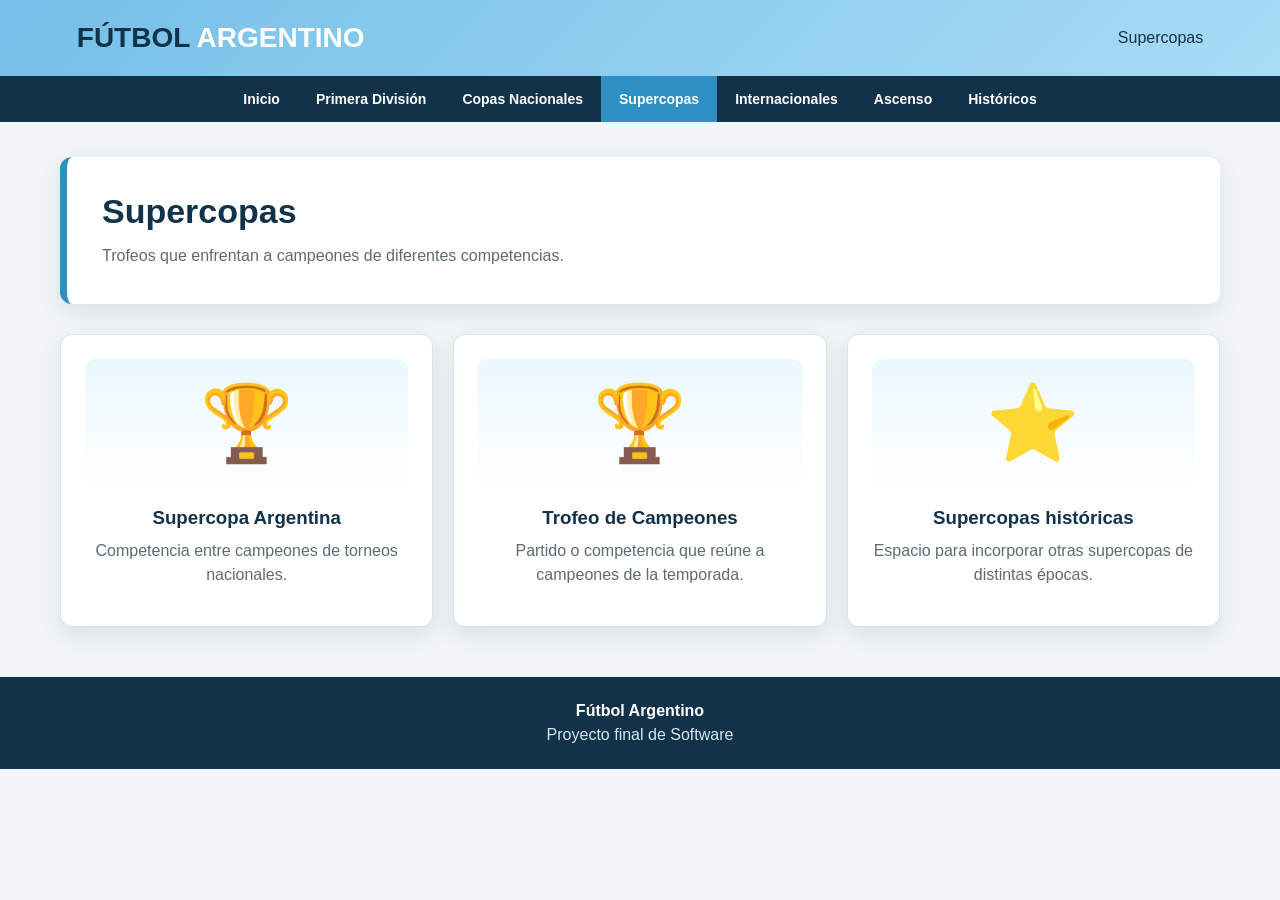
<file: supercopas.html>
<!DOCTYPE html>
<html lang="es">
<head><meta charset="UTF-8"><meta name="viewport" content="width=device-width, initial-scale=1.0"><title>Fútbol Argentino | Supercopas</title><link rel="stylesheet" href="estilos.css"></head>
<body>
<header><div class="header-contenido"><div class="logo">FÚTBOL <span>ARGENTINO</span></div><div>Supercopas</div></div></header>
<nav><div class="nav-contenido">
<a href="index.html">Inicio</a><a href="primera.html">Primera División</a><a href="copas.html">Copas Nacionales</a><a class="activo" href="supercopas.html">Supercopas</a><a href="internacionales.html">Internacionales</a><a href="ascenso.html">Ascenso</a><a href="historicos.html">Históricos</a>
</div></nav>
<main>
<section class="hero"><h1>Supercopas</h1><p>Trofeos que enfrentan a campeones de diferentes competencias.</p></section>
<section class="grid">
<article class="card trofeo"><div class="copa">🏆</div><h3>Supercopa Argentina</h3><p>Competencia entre campeones de torneos nacionales.</p></article>
<article class="card trofeo"><div class="copa">🏆</div><h3>Trofeo de Campeones</h3><p>Partido o competencia que reúne a campeones de la temporada.</p></article>
<article class="card trofeo"><div class="copa">⭐</div><h3>Supercopas históricas</h3><p>Espacio para incorporar otras supercopas de distintas épocas.</p></article>
</section>
</main>
<footer><strong>Fútbol Argentino</strong><p>Proyecto final de Software</p></footer>
</body>
</html>
</file>
<file: estilos.css>
:root {
    --celeste: #75bfe8;
    --celeste-oscuro: #2f8fc2;
    --azul: #12324a;
    --blanco: #ffffff;
    --gris: #f1f5f7;
    --gris-texto: #5d6b75;
    --borde: #d9e5eb;
    --sombra: 0 8px 25px rgba(18, 50, 74, 0.10);
}

* {
    margin: 0;
    padding: 0;
    box-sizing: border-box;
}

body {
    font-family: Arial, Helvetica, sans-serif;
    background: var(--gris);
    color: var(--azul);
}

/* ENCABEZADO */
header {
    background: linear-gradient(135deg, var(--celeste), #a9dcf5);
    color: var(--azul);
    padding: 22px 6%;
    box-shadow: var(--sombra);
}

.header-contenido {
    max-width: 1200px;
    margin: auto;
    display: flex;
    align-items: center;
    justify-content: space-between;
    gap: 25px;
}

.logo {
    font-size: 28px;
    font-weight: 800;
}

.logo span {
    color: var(--blanco);
}

/* NAVEGACIÓN */
nav {
    background: var(--azul);
}

.nav-contenido {
    max-width: 1200px;
    margin: auto;
    display: flex;
    flex-wrap: wrap;
    justify-content: center;
}

nav a {
    color: white;
    text-decoration: none;
    padding: 15px 18px;
    font-size: 14px;
    font-weight: bold;
    transition: 0.2s;
}

nav a:hover,
nav a.activo {
    background: var(--celeste-oscuro);
}

/* CONTENIDO */
main {
    max-width: 1200px;
    margin: 35px auto;
    padding: 0 20px;
}

.hero {
    background: white;
    border-left: 7px solid var(--celeste-oscuro);
    border-radius: 12px;
    padding: 35px;
    box-shadow: var(--sombra);
    margin-bottom: 30px;
}

.hero h1 {
    font-size: 34px;
    margin-bottom: 12px;
}

.hero p {
    color: var(--gris-texto);
    line-height: 1.6;
}

.titulo-seccion {
    margin: 30px 0 18px;
}

.titulo-seccion h2 {
    font-size: 25px;
}

/* TARJETAS */
.grid {
    display: grid;
    grid-template-columns: repeat(3, 1fr);
    gap: 20px;
}

.card {
    background: var(--blanco);
    border: 1px solid var(--borde);
    border-radius: 12px;
    padding: 24px;
    box-shadow: var(--sombra);
    transition: 0.2s;
}

.card:hover {
    transform: translateY(-4px);
}

.card .icono {
    font-size: 42px;
    margin-bottom: 12px;
}

.card h3 {
    margin-bottom: 10px;
}

.card p {
    color: var(--gris-texto);
    line-height: 1.5;
    margin-bottom: 15px;
}

.boton {
    display: inline-block;
    background: var(--celeste-oscuro);
    color: white;
    text-decoration: none;
    padding: 10px 15px;
    border-radius: 7px;
    font-weight: bold;
}

.boton:hover {
    background: var(--azul);
}

/* TROFEOS */
.trofeo {
    text-align: center;
}

.trofeo .copa {
    height: 130px;
    display: flex;
    align-items: center;
    justify-content: center;
    font-size: 75px;
    background: linear-gradient(180deg, #eaf8ff, #ffffff);
    border-radius: 10px;
    margin-bottom: 18px;
}

.trofeo ul {
    text-align: left;
    margin: 12px 0 0 18px;
    color: var(--gris-texto);
    line-height: 1.7;
}

/* TABLAS */
.tabla-contenedor {
    overflow-x: auto;
    background: white;
    border-radius: 12px;
    box-shadow: var(--sombra);
}

table {
    width: 100%;
    border-collapse: collapse;
}

th, td {
    padding: 14px 16px;
    text-align: left;
    border-bottom: 1px solid var(--borde);
}

th {
    background: var(--azul);
    color: white;
}

tr:hover td {
    background: #f4fbff;
}

/* PIE */
footer {
    margin-top: 50px;
    background: var(--azul);
    color: white;
    text-align: center;
    padding: 25px 20px;
}

footer p {
    color: #d7e8f2;
    margin-top: 6px;
}

/* RESPONSIVE */
@media (max-width: 850px) {
    .grid {
        grid-template-columns: repeat(2, 1fr);
    }

    .header-contenido {
        flex-direction: column;
        text-align: center;
    }
}

@media (max-width: 600px) {
    .grid {
        grid-template-columns: 1fr;
    }

    .hero h1 {
        font-size: 27px;
    }

    nav a {
        width: 50%;
        text-align: center;
    }
}
</file>
